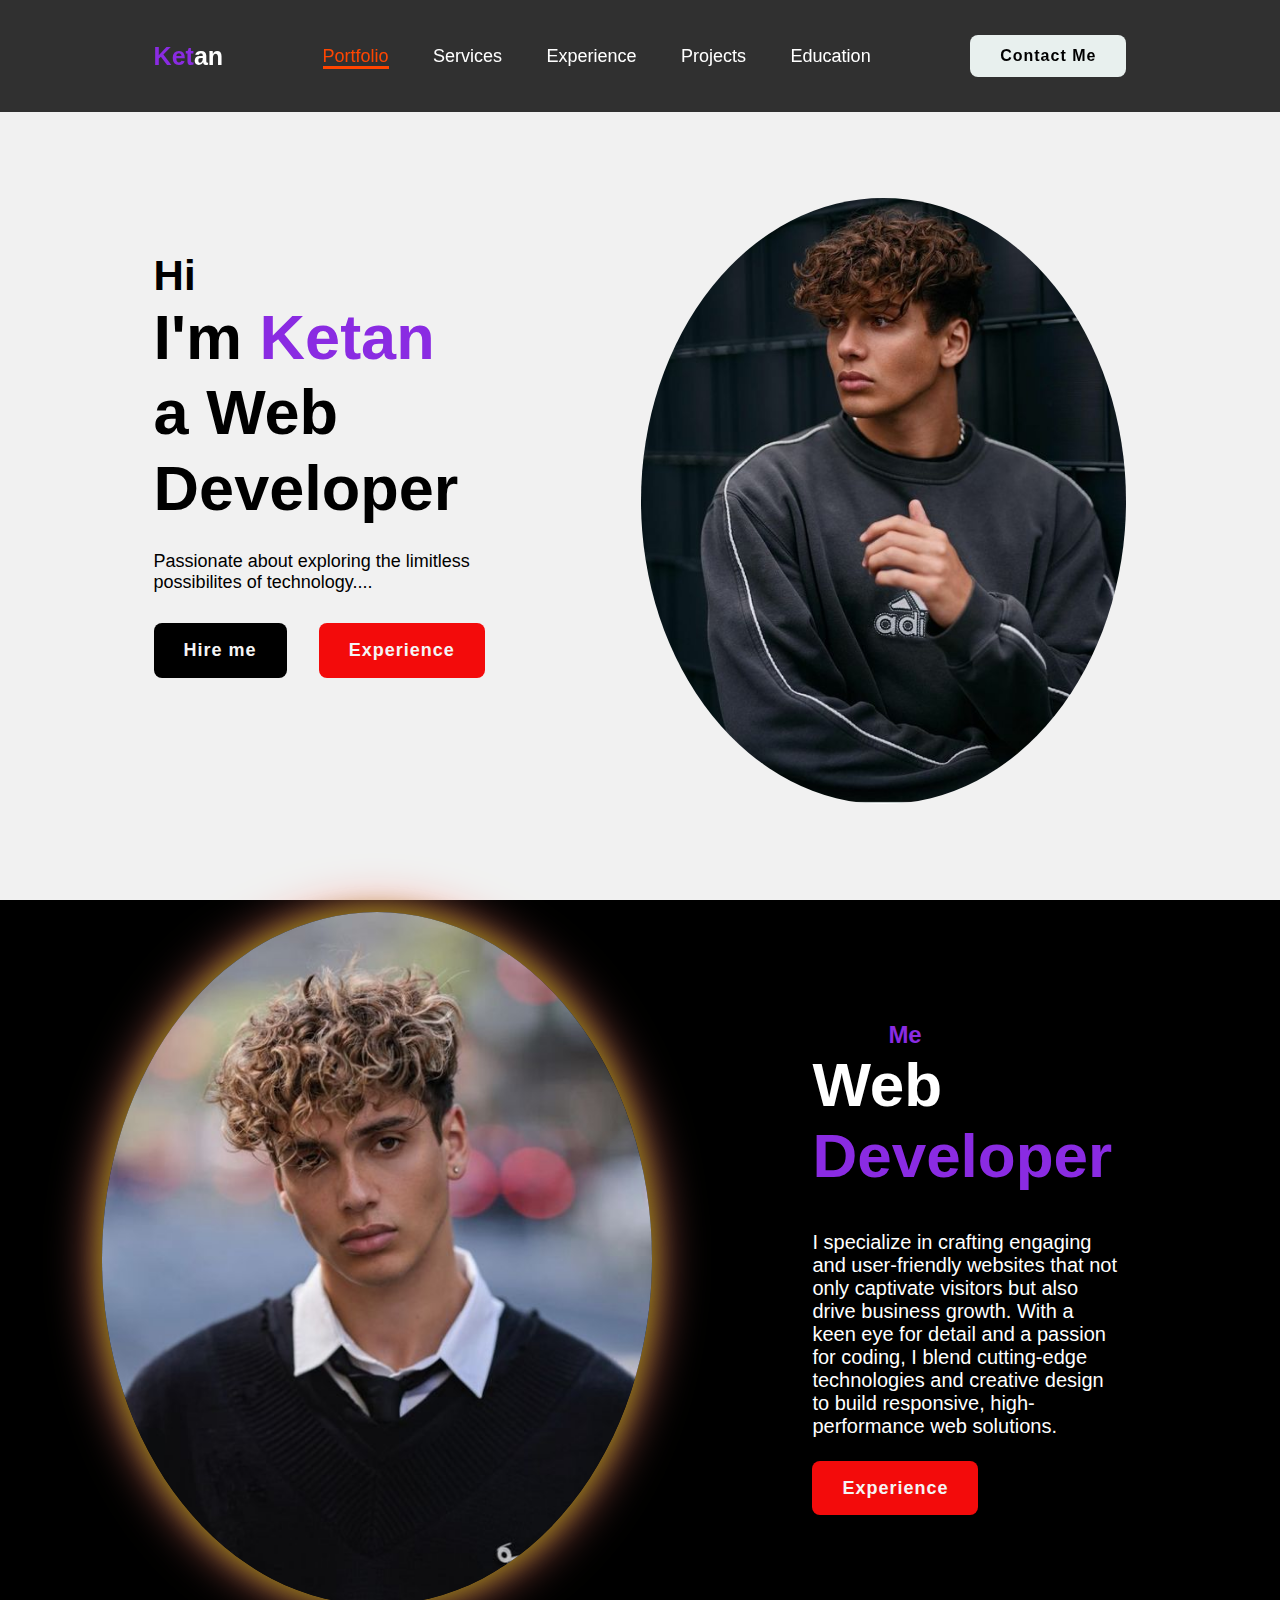
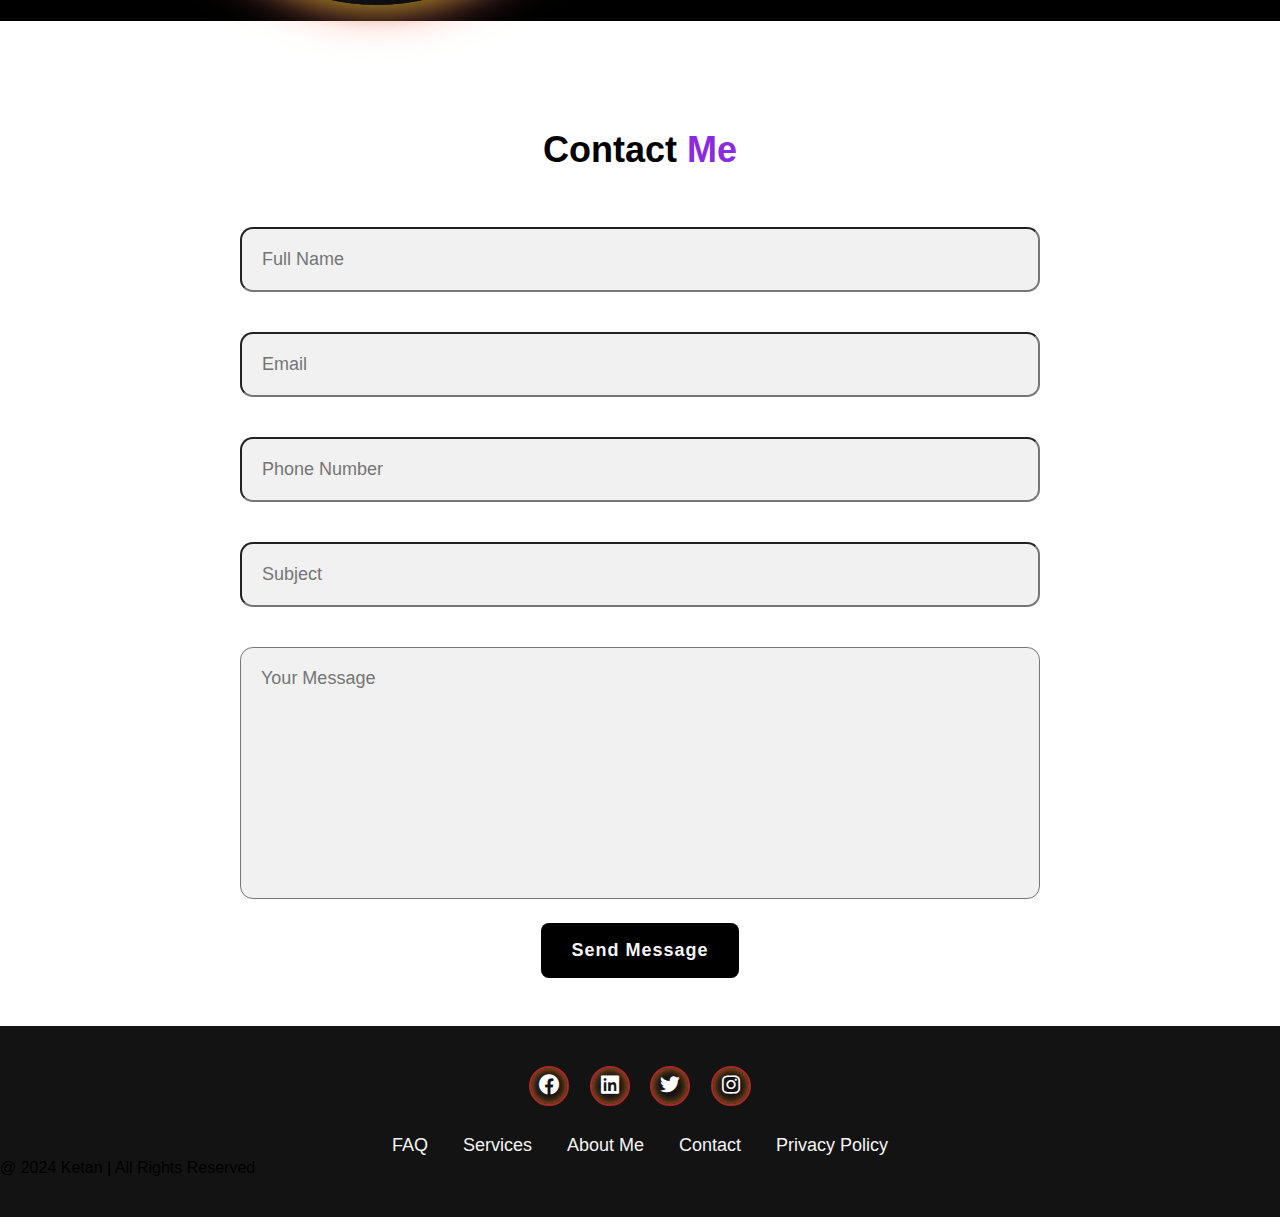
<file: portfolio/index.html>
<!DOCTYPE html>
<html lang="en">
<head>
    <meta charset="UTF-8">
    <meta name="viewport" content="width=device-width, initial-scale=1.0">
    <title>portfolio</title>
    <link rel="stylesheet" href="style.css">
    <link href='https://unpkg.com/boxicons@2.1.4/css/boxicons.min.css' rel='stylesheet'>
</head>
<body>
    <header class="header">
        <a href="#" class="logo"><span>Ket</span>an
        </a>
        <nav class="navbar">
            <a href="#" class="active">Portfolio</a>
            <a href="#">Services</a>
            <a href="#">Experience</a>
            <a href="#">Projects</a>
            <a href="#">Education</a>
        </nav>
        <a href="#" class="contact">Contact Me</a>
    </header>
    <section class="home">
        <div class="home-content">
            <h3>Hi</h3>

            <h1>I'm <span>Ketan <br></span>a Web Developer</h1>

            <p>Passionate about exploring the limitless possibilites
                of technology....
            </p>
            <div class="btn-box">
                <button class="btn-1">Hire me</button>
                <button class="btn-2">Experience</button>
            </div>
        </div>
        <div class="img-box">
            <img src="aedb1020404e1d99a00eb493832d88f6.jpg" alt="">
        </div>
    </section>
    <section class="about">
        <div class="about-img">
            <img src="21d1c5df164ce986ac7a218612b240fb.jpg" alt="">
        </div>
        <div class="about-content">
            <h2 class="heading">About <span>Me</span></h2>
            <h3>Web <span>Developer</span></h3>
            <p>I specialize in crafting engaging and user-friendly websites that not only captivate visitors but also drive business growth. With a keen eye for detail and a passion for coding, I blend cutting-edge technologies and creative design to build responsive, high-performance web solutions.</p>
            <a href="#" class="btn-2">Experience</a>
        </div>
    </section>
    <section class="contact-form">
        <h2 class="contact-me">Contact <span>Me
        </span></h2>
        <form action="#">
            <div class="input-box">
                <input type="text" placeholder="Full Name">
                <input type="email" placeholder="Email">
            </div>
            <div class="input-box">
                <input type="number" placeholder="Phone Number">
                <input type="text" placeholder="Subject">
            </div>
            <textarea name="" id="" cols="30" rows="10" placeholder="Your Message"></textarea>
            <input type="submit" value="Send Message"
            class="btn-1">
        </form>
    </section>
    <footer class="footer">
        <div class="social">
            <a href="#"><i class='bx bxl-facebook-circle'></i></a>
            <a href="#"><i class='bx bxl-linkedin-square'></i></a>
            <a href="#"><i class='bx bxl-twitter' ></i></a>
            <a href="#"><i class='bx bxl-instagram' ></i></a>
        </div>
        <ul class="list">
            <li>
                <a href="#">FAQ</a>
            </li>
            <li>
                <a href="#">Services</a>
            </li>
            <li>
                <a href="#">About Me</a>
            </li>
            <li>
                <a href="#">Contact</a>
            </li>
            <li>
                <a href="#">Privacy Policy</a>
            </li>
        </ul>
        <p class="copyright">@ 2024 Ketan | All Rights Reserved</p>
    </footer>
</body>
</html>
</file>
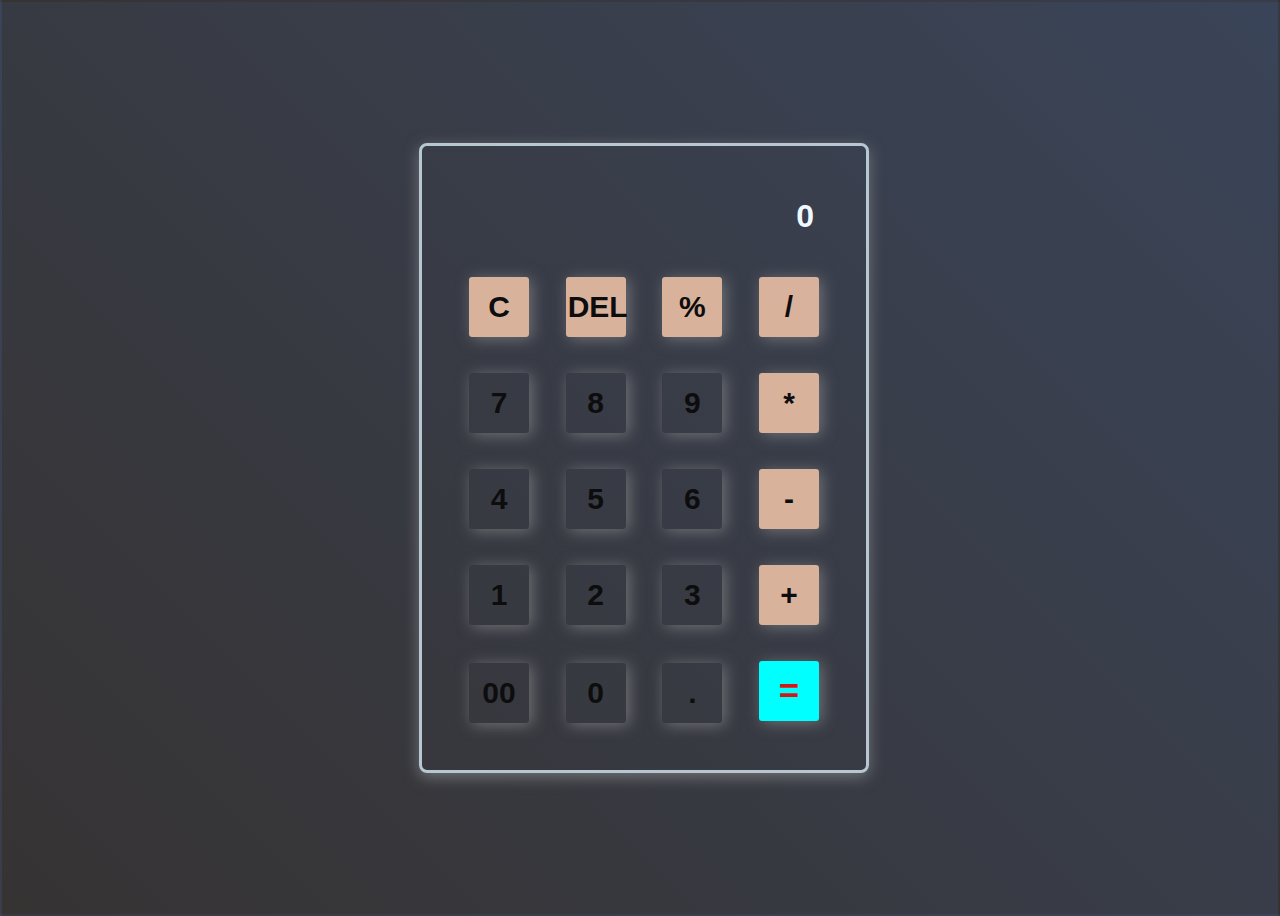
<file: task3/cal.html>
<!DOCTYPE html>
<html lang="en">
<head>
    <meta charset="UTF-8">
    <meta name="viewport" content="width=device-width, initial-scale=1.0">
    <title>Document</title>
    <link rel="stylesheet" href="style.css">
</head>   
<body>
     <div class="cal">
        <input type="text" placeholder="0" id ="inputbox">
        <div>
            <button class="oprator">C</button>
            <button class ="oprator">DEL</button>
            <button class ="oprator">%</button>
            <button class ="oprator">/</button>
        </div>
        <div>
            <button>7</button>
            <button>8</button>
            <button>9</button>
            <button class ="oprator">*</button>
        </div>   
        <div>
            <button>4</button>
            <button>5</button>
            <button>6</button>
            <button class ="oprator">-</button>
        </div>
        <div>
            <button>1</button>
            <button>2</button>
            <button>3</button>
            <button class ="oprator">+</button>
        </div>
        <div>
            <button>00</button>
            <button>0</button>
            <button>.</button>
            <button class="equalbtn">=</button>
        </div>
     </div>
     <script src="script.js"></script>
</body>
</html>
</file>
<file: portfolio/style.css>
*{
    margin: 0;
    padding: 0;
    box-sizing: border-box;
    font-family: sans-serif;
    text-decoration: none;
    list-style: none;
}
.header{
    position: fixed;
    top: 0;
    left: 0;
    width: 100%;
    padding: 35px 12%;
    background: rgba(0, 0, 0, 0.8);
    backdrop-filter: blur(10px);
    display: flex;
    justify-content: space-between;
    align-items: center;
    z-index: 100;
}
.logo{
    font-size: 25px;
    color: white;
    font-weight: 600;
    transition: 0.3s ease;
}
.logo:hover{
    color: orangered;
    text-shadow: 0 0 25px orangered,
                 0 0 50px orangered;
    transform: scale(1.2);              
}
span{
    color: blueviolet;
}
.navbar a{
    font-size: 18px;
    color: white;
    font-weight: 500;
    margin: 0 20px;
    border-bottom: 3px solid transparent;
    transition: 0.3s ease;
}
.navbar a:hover,
.navbar a.active{
    color: orangered;
    border-bottom: 3px solid orangered;

}
.contact{
    padding: 10px 28px;
    background-color: rgb(232, 240, 238);
    color: black;
    border: 2px solid transparent;
    border-radius: 8px;
    font-size: 16px;
    letter-spacing: 1px;
    font-weight: 600;
    transition: 0.3s ease;
}
.contact:hover{
    background-color: orangered;
    box-shadow: 0 0 25px orangered;
    color: white;
}
.home{
    width: 100%;
    min-height: 100vh;
    background: rgb(241, 241, 241);
    display: flex;
    align-items: center;
    gap: 7em;
    padding: 30px 12% 0;
}
.home-content{
    max-width: 800px;
}
.home-content h3{
    font-size: 42px;
}
.home-content h1{
    font-size: 63px;
    line-height: 1.2;

}
.home-content p{
    font-size: 18px;
    margin: 25px 0 30px;
}
.btn-box{
    width: 345px;
    display: flex;
    gap: 2em;
}
.btn-1{
    padding: 15px 28px;
    background-color: black;
    color: whitesmoke;
    border: 2px solid transparent;
    border-radius: 8px;
    font-size: 18px;
    letter-spacing: 1px;
    font-weight: 600;
    transition: 0,3s ease;
    cursor: pointer;
}
.btn-1:hover{
    background-color: wheat;
    color: black;
    border: 2px solid black;
}
.btn-2{
    padding: 15px 28px;
    background-color: rgb(243, 11, 11);
    color: whitesmoke;
    border: 2px solid transparent;
    border-radius: 8px;
    font-size: 18px;
    letter-spacing: 1px;
    font-weight: 600;
    transition: 0,3s ease;
    cursor: pointer;
}

.btn-2:hover{
    background-color: wheat;
    color: black;
    border: 2px solid black;
}
.img-box img{
    border-radius: 50%;
    width: 485px;
    padding: -8pxpx;
    margin-top: 76px;
    left: 10px;
}
::-webkit-scrollbar{
    width: 15px;
}
::-webkit-scrollbar-thumb{
    background-color: blueviolet;
}
::-webkit-scrollbar-track{
    background-color: rgba(0, 0, 0, 0.607);
    width: 50px;
}
.about{
    display: flex;
    justify-content: center;
    align-items: center;
    padding: 12px 8%;
    gap: 10em;
    background: black;
    
}
.about-img img{
    position: relative;
    width: 550px;
    box-shadow: 0 0 25px olive,
                 0 0 50px salmon;
    border-radius: 50%;             
}
about-content h2{
    text-align: left;
    color: white;
    font-size: 42px;
}
.about-content h3{
        font-size: 62px;
        color: white;
}
.about-content p{
    color: white;
    font-size: 20px;
    margin: 2em 3em;
    margin-left: 0px;
}
.contact-form h2{
    text-align: center;
    margin-top: 3em;
    margin-bottom: 1em;
    font-size: 36px;
}
.contact-form form{
    max-width: 50em;
    margin: 1em auto;
    text-align: center;
    margin-bottom: 3em;
}
.contact-form form .input-box{
    display: flex;
    justify-content: center;
    flex-wrap: wrap;
}
.contact-form form .input-box input,
.contact-form form textarea{
    width: 100%;
    padding: 20px;
    font-size: 18px;
    color: black;
    background: rgb(241, 241, 241);
    border-radius: .8rem;
    margin: 20px 0;
    resize: none;
}
.footer{
    position: relative;
    bottom: 0;
    width: 100%;
    padding: 40px 0;
    background-color: rgb(20, 19, 19);
}
.footer .social{
    text-align: center;
    padding-bottom: 25px;
    color: wheat;
}
.footer .social a{
    font-size: 24px;
    color: white;
    border: 2px solid brown;
    width: 40px;
    height: 40px;
    line-height: 38px;
    display: inline-block;
    text-align: center;
    border-radius: 50%;
    margin: 0 8px;
    box-shadow: inset 0 0 10px chocolate;
    transition: 0.3s ease;
}
.footer .social a:hover{
    transform: scale(1.2)translateY(-10px);
    color: orangered;
    border: 2px solid orchid;
}
.footer ul{
    margin-top: 0;
    padding: 0;
    font-size: 18px;
    line-height: 1.6;
    margin-bottom: 0;
    text-align: center;
}
.footer ul li a{
    color: whitesmoke;
    border-bottom: 3px solid transparent;
    transition: 0.3s ease;
}
.footer ul li a:hover{
    border-bottom: 3px solid firebrick
    
}
.footer ul li{
    display: inline-block;
    padding: 0 15px;
}
.footer.copyright{
    margin-top: 15px;
    text-align: center;
    font-size: 12px;
    color: white;
}
</file>
<file: task3/style.css>
body{
    width: 100%;
    height: 100vh;
    background:linear-gradient(45deg,#363333,#3a4458);
    display: flex;
    justify-content: center;
    align-items: center;
    
}
*{
    margin: 2px;
    padding: 2px;
    font-family: 'Segoe UI', Tahoma, Geneva, Verdana, sans-serif;
    font-weight: 600;
    font-size: x-large;


}
.cal{
    border: 3px solid 
    rgba(192, 209, 219, 0.938);
    padding: 28px;
    border-radius: 8px;
    color: aqua;
    background-color: transparent;
    box-shadow: 0px 4px 15px rgba(113, 115, 119, 4);

}
input{
    text-align: right;
    font-weight: 600;
    font-family: 'Segoe UI', Tahoma, Geneva, Verdana, sans-serif;
    color: #f3f3eee8;
    background-color: transparent;
    width:342px;
    height: 40px;
    border: none;
    font-size: xx-large;
    margin: 20px;
    font-size: xx-large;
}
input::placeholder{
    color: aliceblue

    
}
button{
    width: 60px;
    height: 60px;
    margin: 15px;
    font-size: 30px;
    background-color: transparent;
    border-radius: 5%;
    color: rgb(13, 13, 14);
    box-shadow: 3px 2px 15px rgba(113, 115, 119, 4);
    cursor: pointer;
    border: none;
}
.equalbtn{
    color: rgb(212, 22, 22);
    background-color: aqua;
    font-size: 35px;
    font-weight: 800;
}
.oprator{
    background-color: hsla(22, 60%, 78%, 0.91);
    font-size: 30px;
    font-weight: 900;
}
</file>
